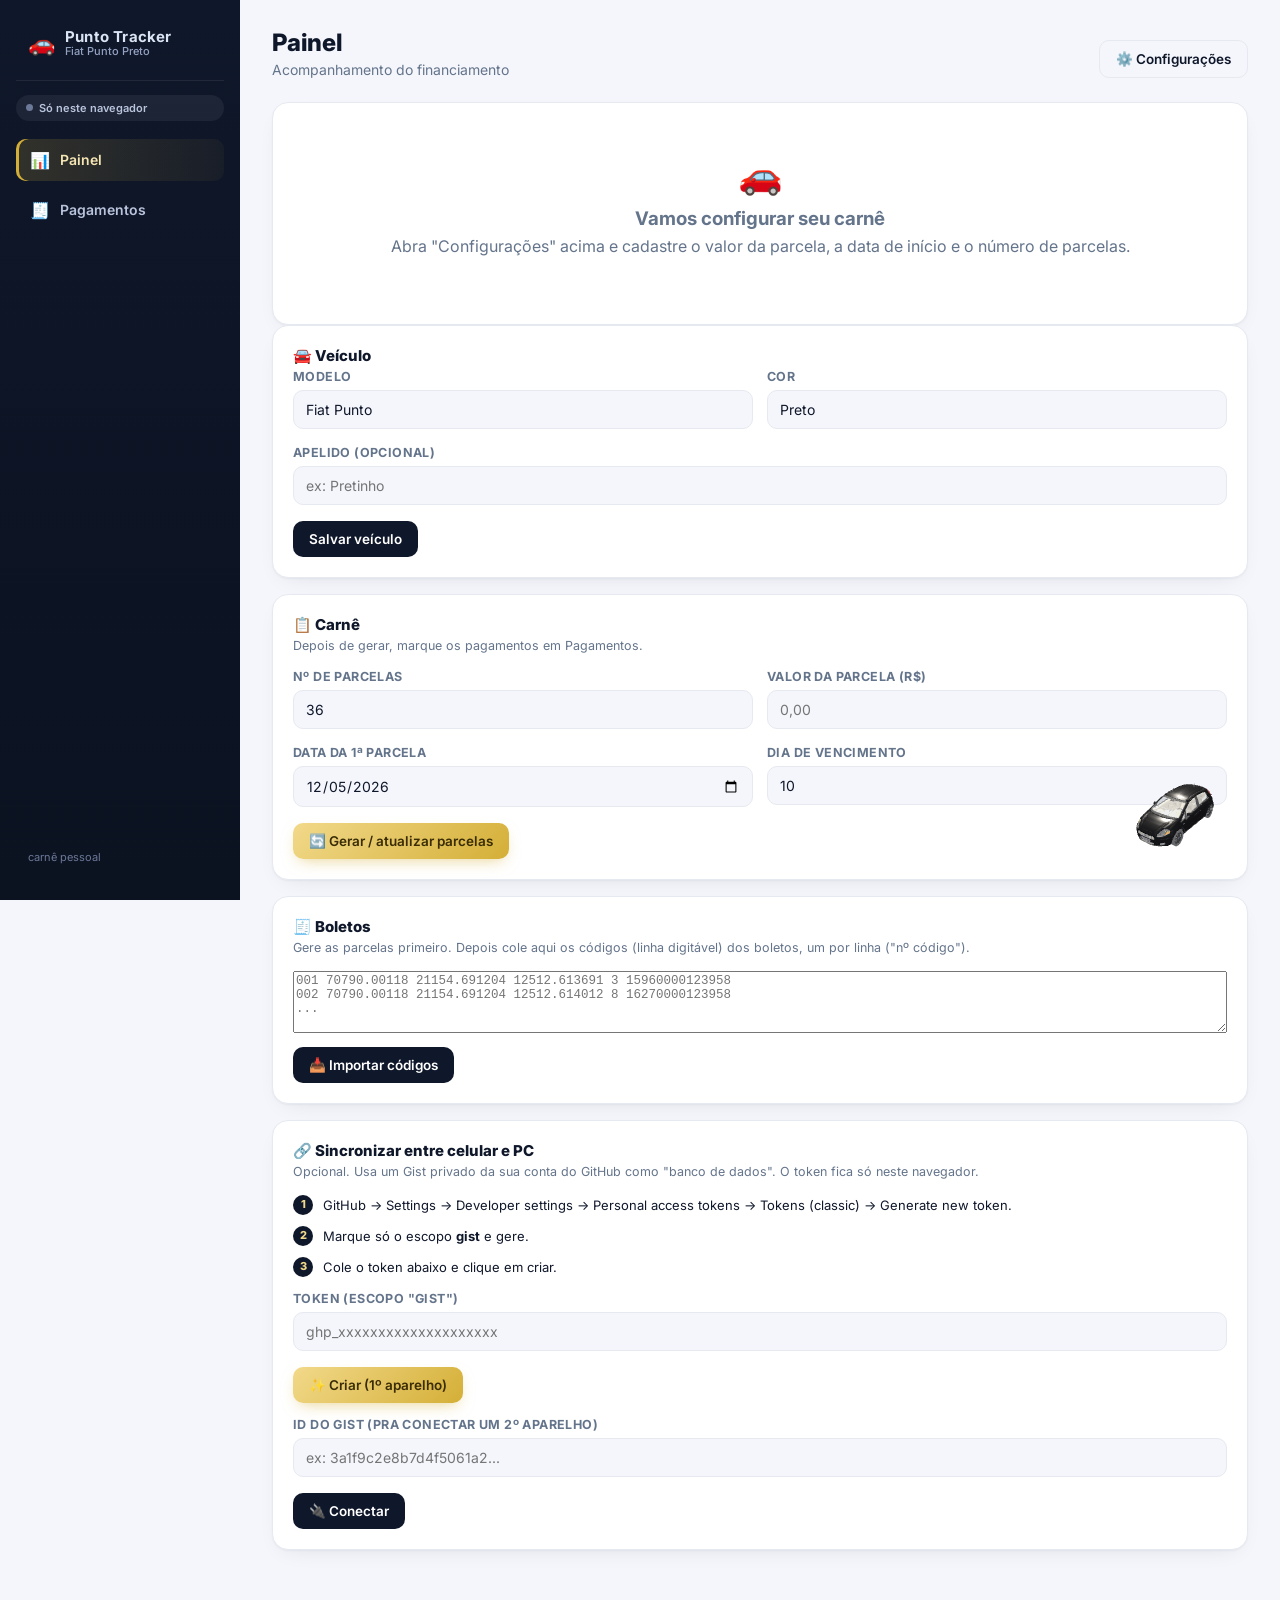
<file: index.html>
<!DOCTYPE html>
<html lang="pt-BR">
<head>
<meta charset="UTF-8" />
<meta name="viewport" content="width=device-width, initial-scale=1, viewport-fit=cover" />
<title>Painel · Punto Tracker</title>
<link rel="icon" href="data:image/svg+xml,<svg xmlns=%22http://www.w3.org/2000/svg%22 viewBox=%220 0 100 100%22><text y=%22.9em%22 font-size=%2290%22>🚗</text></svg>" />
<link rel="apple-touch-icon" sizes="180x180" href="assets/icons/apple-touch-icon.png" />
<meta name="apple-mobile-web-app-capable" content="yes" />
<meta name="apple-mobile-web-app-status-bar-style" content="black-translucent" />
<meta name="apple-mobile-web-app-title" content="Punto Tracker" />
<meta name="theme-color" content="#0b1220" />
<link rel="stylesheet" href="css/style.css" />
</head>
<body>
<div class="app-shell">

  <aside class="sidebar">
    <div class="brand">
      <div class="brand-emoji">🚗</div>
      <div class="brand-text"><b>Punto Tracker</b><span>Fiat Punto Preto</span></div>
    </div>
    <div class="sync-pill" id="syncPill" data-state="off"><span class="sync-dot"></span><span id="syncPillText">Local</span></div>
    <a class="nav-link" href="index.html"><span class="ic">📊</span> Painel</a>
    <a class="nav-link" href="pagamentos.html"><span class="ic">🧾</span> Pagamentos</a>
    <div class="sidebar-footer" id="sidebarFooter">carnê pessoal</div>
  </aside>

  <main class="main">
    <div class="page-header">
      <div>
        <h1>Painel</h1>
        <p id="subtitle">Acompanhamento do financiamento</p>
      </div>
      <div class="tag-row">
        <button class="btn btn-ghost" id="btnToggleConfig">⚙️ Configurações</button>
        <button class="btn btn-ghost" id="btnSyncNow" style="display:none;">🔄 Sincronizar</button>
      </div>
    </div>

    <div id="dashboard"></div>


    <div id="config" style="display:none;">
      <div class="card">
        <div class="section-title">🚘 Veículo</div>
        <div class="field-row">
          <div class="field"><label>Modelo</label><input type="text" id="fModelo" placeholder="Fiat Punto" /></div>
          <div class="field"><label>Cor</label><input type="text" id="fCor" placeholder="Preto" /></div>
        </div>
        <div class="field"><label>Apelido (opcional)</label><input type="text" id="fApelido" placeholder="ex: Pretinho" /></div>
        <button class="btn btn-navy" id="btnSalvarVeiculo">Salvar veículo</button>
      </div>

      <div class="card">
        <div class="section-title">📋 Carnê</div>
        <div class="section-sub">Depois de gerar, marque os pagamentos em Pagamentos.</div>
        <div class="field-row">
          <div class="field"><label>Nº de parcelas</label><input type="number" id="fTotal" value="36" min="1" max="120" /></div>
          <div class="field"><label>Valor da parcela (R$)</label><input type="number" step="0.01" id="fValor" placeholder="0,00" /></div>
        </div>
        <div class="field-row">
          <div class="field"><label>Data da 1ª parcela</label><input type="date" id="fInicio" /></div>
          <div class="field"><label>Dia de vencimento</label><input type="number" id="fDia" min="1" max="31" placeholder="10" /></div>
        </div>
        <button class="btn btn-gold" id="btnGerarParcelas">🔄 Gerar / atualizar parcelas</button>
      </div>

      <div class="card">
        <div class="section-title">🧾 Boletos</div>
        <div class="section-sub" id="boletosSub">Cole aqui os códigos (linha digitável) dos boletos do carnê, um por linha, no formato "nº do documento e código". Isso deixa cada parcela com um botão de copiar código pra pagar direto no app do seu banco.</div>
        <textarea id="fBoletos" rows="4" placeholder="001 70790.00118 21154.691204 12512.613691 3 15960000123958&#10;002 70790.00118 21154.691204 12512.614012 8 16270000123958&#10;..." style="width:100%;box-sizing:border-box;font-family:monospace;font-size:12.5px;"></textarea>
        <button class="btn btn-navy" id="btnImportarBoletos" style="margin-top:10px;">📥 Importar códigos</button>
      </div>

      <div class="card" id="syncCard"></div>
    </div>
  </main>

  <nav class="bottom-nav">
    <a href="index.html"><span class="ic">📊</span>Painel</a>
    <a href="pagamentos.html"><span class="ic">🧾</span>Pagamentos</a>
  </nav>

  <div class="car-corner" id="carCorner" title="Fiat Punto Preto — arraste pra girar"></div>
</div>

<script src="js/vendor/three.min.js"></script>
<script src="js/vendor/GLTFLoader.js"></script>
<script src="js/utils.js"></script>
<script src="js/storage.js"></script>
<script src="js/sync.js"></script>
<script src="js/car3d.js"></script>
<script src="js/painel.js"></script>
</body>
</html>
</file>
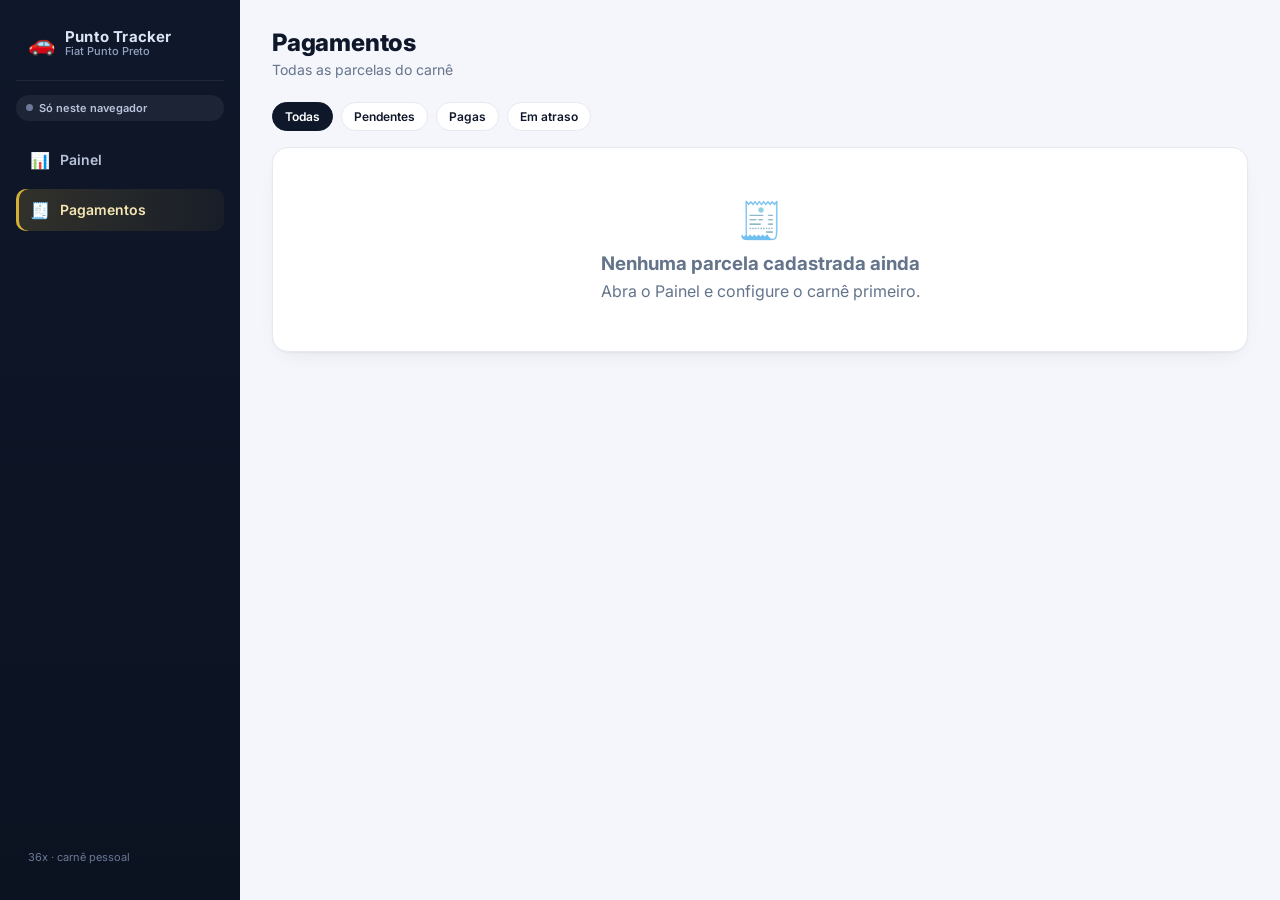
<file: pagamentos.html>
<!DOCTYPE html>
<html lang="pt-BR">
<head>
<meta charset="UTF-8" />
<meta name="viewport" content="width=device-width, initial-scale=1, viewport-fit=cover" />
<title>Pagamentos · Punto Tracker</title>
<link rel="icon" href="data:image/svg+xml,<svg xmlns=%22http://www.w3.org/2000/svg%22 viewBox=%220 0 100 100%22><text y=%22.9em%22 font-size=%2290%22>🚗</text></svg>" />
<link rel="apple-touch-icon" sizes="180x180" href="assets/icons/apple-touch-icon.png" />
<meta name="apple-mobile-web-app-capable" content="yes" />
<meta name="apple-mobile-web-app-status-bar-style" content="black-translucent" />
<meta name="apple-mobile-web-app-title" content="Punto Tracker" />
<meta name="theme-color" content="#0b1220" />
<link rel="stylesheet" href="css/style.css" />
</head>
<body>
<div class="app-shell">

  <aside class="sidebar">
    <div class="brand">
      <div class="brand-emoji">🚗</div>
      <div class="brand-text"><b>Punto Tracker</b><span>Fiat Punto Preto</span></div>
    </div>
    <div class="sync-pill" id="syncPill" data-state="off"><span class="sync-dot"></span><span id="syncPillText">Local</span></div>
    <a class="nav-link" href="index.html"><span class="ic">📊</span> Painel</a>
    <a class="nav-link" href="pagamentos.html"><span class="ic">🧾</span> Pagamentos</a>
    <div class="sidebar-footer" id="sidebarFooter">carnê pessoal</div>
  </aside>

  <main class="main">
    <div class="page-header">
      <div>
        <h1>Pagamentos</h1>
        <p id="subtitle">Todas as parcelas do carnê</p>
      </div>
    </div>

    <div class="tag-row" id="filterRow" style="margin-bottom:16px;">
      <span class="chip active" data-filter="todas">Todas</span>
      <span class="chip" data-filter="pendente">Pendentes</span>
      <span class="chip" data-filter="pago">Pagas</span>
      <span class="chip" data-filter="atrasado">Em atraso</span>
    </div>

    <div id="content"></div>
  </main>

  <nav class="bottom-nav">
    <a href="index.html"><span class="ic">📊</span>Painel</a>
    <a href="pagamentos.html"><span class="ic">🧾</span>Pagamentos</a>
  </nav>
</div>

<!-- lightbox simples pra ver o comprovante -->
<div class="modal-backdrop" id="lightbox" style="display:none;">
  <div class="modal" style="text-align:center;">
    <div id="lightboxBody"></div>
    <div class="modal-actions" style="justify-content:center;">
      <button class="btn btn-ghost" id="btnFecharLightbox">Fechar</button>
    </div>
  </div>
</div>

<!-- código do boleto (linha digitável) — ver/copiar ou colar um novo -->
<div class="modal-backdrop" id="boletoModal" style="display:none;">
  <div class="modal">
    <h3 id="boletoModalTitle" style="margin:0 0 10px;">Boleto</h3>
    <div id="boletoModalBody"></div>
  </div>
</div>

<input type="file" id="hiddenFileInput" accept="image/*,application/pdf" style="display:none;" />

<script src="js/utils.js"></script>
<script src="js/storage.js"></script>
<script src="js/sync.js"></script>
<script src="js/pagamentos.js"></script>
</body>
</html>
</file>
<file: css/style.css>
/* ==========================================================================
   Punto Tracker — design system
   Dark navy sidebar, white cards, Inter, gold accents
   ========================================================================== */

@import url('https://fonts.googleapis.com/css2?family=Inter:wght@400;500;600;700;800&display=swap');

:root {
  --navy-950: #0b1220;
  --navy-900: #0f172a;
  --navy-800: #16213a;
  --navy-700: #1e293b;
  --navy-600: #334155;
  --ink: #0f172a;
  --muted: #64748b;
  --line: #e6e9f0;
  --bg: #f4f6fb;
  --card: #ffffff;
  --gold: #d4af37;
  --gold-light: #f2d98a;
  --gold-dark: #a9821f;
  --green: #1fa971;
  --green-bg: #e7f7ef;
  --red: #e0525c;
  --red-bg: #fdecee;
  --amber: #d9922e;
  --amber-bg: #fbf1e0;
  --radius: 16px;
  --radius-sm: 10px;
  --shadow: 0 1px 2px rgba(15, 23, 42, .04), 0 8px 24px -12px rgba(15, 23, 42, .12);
  --shadow-lg: 0 20px 50px -20px rgba(15, 23, 42, .35);
}

@media (prefers-color-scheme: dark) {
  :root:not([data-theme="light"]) {
    --ink: #eef2f8;
    --muted: #94a3b8;
    --line: #253046;
    --bg: #0a0f1c;
    --card: #121a2c;
    --shadow: 0 1px 2px rgba(0, 0, 0, .3), 0 8px 24px -12px rgba(0, 0, 0, .5);
  }
}

:root[data-theme="dark"] {
  --ink: #eef2f8;
  --muted: #94a3b8;
  --line: #253046;
  --bg: #0a0f1c;
  --card: #121a2c;
  --shadow: 0 1px 2px rgba(0, 0, 0, .3), 0 8px 24px -12px rgba(0, 0, 0, .5);
}

* { box-sizing: border-box; }

html, body {
  margin: 0;
  padding: 0;
  background: var(--bg);
  color: var(--ink);
  font-family: 'Inter', -apple-system, BlinkMacSystemFont, 'Segoe UI', sans-serif;
  -webkit-font-smoothing: antialiased;
}

a { color: inherit; }

button { font-family: inherit; }

.app-shell {
  display: flex;
  min-height: 100vh;
}

/* ---------- Sidebar (desktop) ---------- */
.sidebar {
  width: 240px;
  flex-shrink: 0;
  background: linear-gradient(180deg, var(--navy-900), var(--navy-950));
  color: #dbe4f3;
  padding: 24px 16px;
  display: flex;
  flex-direction: column;
  gap: 8px;
  position: sticky;
  top: 0;
  height: 100vh;
}

.brand {
  display: flex;
  align-items: center;
  gap: 10px;
  padding: 4px 12px 22px;
  margin-bottom: 6px;
  border-bottom: 1px solid rgba(255,255,255,.08);
}

.brand-emoji { font-size: 22px; }

.brand-text {
  display: flex;
  flex-direction: column;
  line-height: 1.15;
}

.brand-text b { font-size: 15px; letter-spacing: .2px; }
.brand-text span { font-size: 11px; color: #93a2c0; font-weight: 500; }

.nav-link {
  display: flex;
  align-items: center;
  gap: 10px;
  padding: 11px 14px;
  border-radius: 10px;
  color: #b9c4dc;
  text-decoration: none;
  font-size: 14px;
  font-weight: 600;
  transition: background .15s, color .15s;
}

.nav-link .ic { font-size: 16px; width: 20px; text-align: center; }

.nav-link:hover { background: rgba(255,255,255,.06); color: #fff; }

.nav-link.active {
  background: linear-gradient(90deg, rgba(212,175,55,.18), rgba(212,175,55,.05));
  color: #f6e6b4;
  box-shadow: inset 3px 0 0 var(--gold);
}

.sidebar-footer {
  margin-top: auto;
  padding: 12px;
  font-size: 11px;
  color: #6b7897;
}

.sync-pill {
  display: inline-flex;
  align-items: center;
  gap: 6px;
  font-size: 11px;
  font-weight: 600;
  padding: 6px 10px;
  border-radius: 999px;
  background: rgba(255,255,255,.06);
  color: #b9c4dc;
  margin-bottom: 10px;
}

.sync-dot {
  width: 7px; height: 7px; border-radius: 50%;
  background: var(--muted);
  flex-shrink: 0;
}

.sync-pill[data-state="ok"] .sync-dot { background: var(--green); box-shadow: 0 0 0 3px rgba(31,169,113,.2); }
.sync-pill[data-state="off"] .sync-dot { background: #6b7897; }
.sync-pill[data-state="pending"] .sync-dot { background: var(--amber); box-shadow: 0 0 0 3px rgba(217,146,46,.2); }
.sync-pill[data-state="error"] .sync-dot { background: var(--red); box-shadow: 0 0 0 3px rgba(224,82,92,.2); }

/* ---------- Main content ---------- */
.main {
  flex: 1;
  min-width: 0;
  padding: 28px 32px 100px;
  max-width: 1080px;
}

.page-header {
  display: flex;
  align-items: flex-end;
  justify-content: space-between;
  gap: 16px;
  margin-bottom: 24px;
  flex-wrap: wrap;
}

.page-header h1 {
  font-size: 24px;
  font-weight: 800;
  margin: 0 0 4px;
  letter-spacing: -.2px;
}

.page-header p {
  margin: 0;
  color: var(--muted);
  font-size: 14px;
}

.btn {
  display: inline-flex;
  align-items: center;
  gap: 8px;
  border: none;
  border-radius: 10px;
  padding: 10px 16px;
  font-weight: 600;
  font-size: 13.5px;
  cursor: pointer;
  transition: transform .1s, box-shadow .15s, background .15s;
  white-space: nowrap;
}

.btn:active { transform: scale(.97); }

.btn-gold {
  background: linear-gradient(135deg, var(--gold-light), var(--gold));
  color: #3a2c05;
  box-shadow: 0 6px 16px -6px rgba(212,175,55,.6);
}

.btn-navy {
  background: var(--navy-900);
  color: #fff;
}

.btn-ghost {
  background: transparent;
  color: var(--ink);
  border: 1px solid var(--line);
}

.btn-danger {
  background: var(--red-bg);
  color: var(--red);
}

.btn-sm { padding: 7px 12px; font-size: 12.5px; border-radius: 8px; }
.btn[disabled] { opacity: .5; cursor: not-allowed; }

/* ---------- Cards ---------- */
.card {
  background: var(--card);
  border-radius: var(--radius);
  box-shadow: var(--shadow);
  border: 1px solid var(--line);
  padding: 20px;
}

.grid-stats {
  display: grid;
  grid-template-columns: repeat(4, 1fr);
  gap: 14px;
  margin-bottom: 20px;
}

.stat-card {
  background: var(--card);
  border: 1px solid var(--line);
  border-radius: var(--radius);
  padding: 16px 18px;
  box-shadow: var(--shadow);
}

.stat-label {
  font-size: 11.5px;
  font-weight: 700;
  text-transform: uppercase;
  letter-spacing: .5px;
  color: var(--muted);
  margin-bottom: 8px;
  display: flex;
  align-items: center;
  gap: 6px;
}

.stat-value {
  font-size: 22px;
  font-weight: 800;
  letter-spacing: -.3px;
}

.stat-sub {
  font-size: 12px;
  color: var(--muted);
  margin-top: 4px;
}

/* ---------- Progress ---------- */
.progress-wrap {
  display: flex;
  align-items: center;
  gap: 10px;
  margin-top: 10px;
}

.progress-track {
  flex: 1;
  height: 10px;
  border-radius: 999px;
  background: var(--line);
  overflow: hidden;
}

.progress-fill {
  height: 100%;
  border-radius: 999px;
  background: linear-gradient(90deg, var(--gold-dark), var(--gold), var(--gold-light));
  transition: width .6s cubic-bezier(.22,1,.36,1);
}

.progress-pct {
  font-size: 13px;
  font-weight: 800;
  color: var(--gold-dark);
  width: 44px;
  text-align: right;
}

/* ---------- the toy car parked in the corner ---------- */
/* No card, no border, no background — it just sits directly on the page,
   like a little toy, and you can drag it to spin it around. */
.car-corner {
  position: fixed;
  right: 14px;
  bottom: calc(22px + env(safe-area-inset-bottom));
  width: 176px;
  height: 138px;
  z-index: 30;
  cursor: grab;
  touch-action: none;
  user-select: none;
}

.car-corner canvas { display: block; width: 100%; height: 100%; }

/* ---------- Table / list of parcelas ---------- */
.parcelas-list {
  display: flex;
  flex-direction: column;
  gap: 10px;
}

.parcela-row {
  display: grid;
  grid-template-columns: 44px 1fr auto auto auto;
  align-items: center;
  gap: 14px;
  background: var(--card);
  border: 1px solid var(--line);
  border-radius: 14px;
  padding: 13px 16px;
  box-shadow: var(--shadow);
}

.parcela-num {
  width: 36px; height: 36px;
  border-radius: 10px;
  background: var(--bg);
  display: flex; align-items: center; justify-content: center;
  font-weight: 800;
  font-size: 13px;
  color: var(--muted);
  border: 1px solid var(--line);
}

.parcela-row.pago .parcela-num {
  background: var(--green-bg);
  color: var(--green);
  border-color: transparent;
}

.parcela-row.atrasado .parcela-num {
  background: var(--red-bg);
  color: var(--red);
  border-color: transparent;
}

.parcela-info b { font-size: 14.5px; }
.parcela-info div { font-size: 12.5px; color: var(--muted); margin-top: 2px; }

.badge {
  font-size: 11px;
  font-weight: 700;
  padding: 5px 10px;
  border-radius: 999px;
  white-space: nowrap;
}

.badge.pago { background: var(--green-bg); color: var(--green); }
.badge.pendente { background: var(--bg); color: var(--muted); border: 1px solid var(--line); }
.badge.atrasado { background: var(--red-bg); color: var(--red); }

.row-actions { display: flex; gap: 8px; align-items: center; }

.icon-btn {
  width: 34px; height: 34px;
  border-radius: 9px;
  border: 1px solid var(--line);
  background: var(--card);
  display: flex; align-items: center; justify-content: center;
  cursor: pointer;
  font-size: 15px;
}

.icon-btn:hover { background: var(--bg); }

/* ---------- Forms ---------- */
.field { margin-bottom: 16px; }
.field label {
  display: block;
  font-size: 12.5px;
  font-weight: 700;
  color: var(--muted);
  margin-bottom: 6px;
  text-transform: uppercase;
  letter-spacing: .4px;
}

.field input, .field select {
  width: 100%;
  padding: 10px 12px;
  border-radius: 10px;
  border: 1px solid var(--line);
  background: var(--bg);
  color: var(--ink);
  font-size: 14px;
  font-family: inherit;
}

.field input:focus, .field select:focus {
  outline: none;
  border-color: var(--gold);
  box-shadow: 0 0 0 3px rgba(212,175,55,.15);
}

.field-row { display: grid; grid-template-columns: 1fr 1fr; gap: 14px; }

.hint { font-size: 12px; color: var(--muted); margin-top: 6px; line-height: 1.5; }

.section-title {
  font-size: 15px;
  font-weight: 800;
  margin: 0 0 4px;
}

.section-sub { font-size: 12.5px; color: var(--muted); margin: 0 0 16px; }

.card + .card { margin-top: 16px; }

.divider { height: 1px; background: var(--line); margin: 18px 0; border: none; }

.step-list { display: flex; flex-direction: column; gap: 10px; margin: 0; padding: 0; list-style: none; counter-reset: step; }
.step-list li {
  counter-increment: step;
  padding-left: 30px;
  position: relative;
  font-size: 13px;
  color: var(--ink);
  line-height: 1.6;
}
.step-list li::before {
  content: counter(step);
  position: absolute;
  left: 0; top: 0;
  width: 20px; height: 20px;
  border-radius: 50%;
  background: var(--navy-900);
  color: var(--gold-light);
  font-size: 11px;
  font-weight: 800;
  display: flex; align-items: center; justify-content: center;
}

.tag-row { display: flex; gap: 8px; flex-wrap: wrap; }

.chip {
  font-size: 12px;
  font-weight: 600;
  padding: 6px 12px;
  border-radius: 999px;
  border: 1px solid var(--line);
  background: var(--card);
  cursor: pointer;
}

.chip.active { background: var(--navy-900); color: #fff; border-color: var(--navy-900); }

/* ---------- Modal ---------- */
.modal-backdrop {
  position: fixed; inset: 0;
  background: rgba(10,15,28,.55);
  display: flex; align-items: center; justify-content: center;
  z-index: 50;
  padding: 20px;
}

.modal {
  background: var(--card);
  border-radius: 18px;
  padding: 24px;
  max-width: 420px;
  width: 100%;
  box-shadow: var(--shadow-lg);
  max-height: 86vh;
  overflow: auto;
}

.modal h3 { margin: 0 0 4px; font-size: 17px; }
.modal .modal-sub { font-size: 13px; color: var(--muted); margin: 0 0 18px; }
.modal-actions { display: flex; justify-content: flex-end; gap: 10px; margin-top: 18px; }

.linha-digitavel {
  font-family: 'SFMono-Regular', Consolas, 'Liberation Mono', Menlo, monospace;
  font-size: 14px;
  letter-spacing: 0.5px;
  line-height: 1.5;
  word-break: break-all;
  background: var(--bg);
  border: 1px solid var(--line);
  border-radius: 10px;
  padding: 12px 14px;
  color: var(--ink);
}

.receipt-preview {
  border-radius: 12px;
  overflow: hidden;
  border: 1px solid var(--line);
  margin-top: 10px;
  max-height: 260px;
  display: flex;
  align-items: center;
  justify-content: center;
  background: var(--bg);
}

.receipt-preview img { width: 100%; display: block; }

.toast-wrap {
  position: fixed;
  bottom: 20px;
  left: 50%;
  transform: translateX(-50%);
  z-index: 80;
  display: flex;
  flex-direction: column;
  gap: 8px;
  align-items: center;
}

.toast {
  background: var(--navy-900);
  color: #fff;
  padding: 11px 18px;
  border-radius: 10px;
  font-size: 13.5px;
  font-weight: 600;
  box-shadow: var(--shadow-lg);
  display: flex;
  align-items: center;
  gap: 8px;
  animation: toast-in .25s ease-out;
}

.toast.error { background: var(--red); }
.toast.success { background: var(--green); }

@keyframes toast-in {
  from { opacity: 0; transform: translateY(8px); }
  to { opacity: 1; transform: translateY(0); }
}

/* ---------- Mobile bottom nav ---------- */
.bottom-nav {
  display: none;
  position: fixed;
  bottom: 0; left: 0; right: 0;
  background: var(--navy-950);
  padding: 8px 10px calc(8px + env(safe-area-inset-bottom));
  gap: 4px;
  z-index: 40;
  border-top: 1px solid rgba(255,255,255,.06);
}

.bottom-nav a {
  flex: 1;
  display: flex;
  flex-direction: column;
  align-items: center;
  gap: 3px;
  padding: 6px 0;
  text-decoration: none;
  color: #8393b3;
  font-size: 10.5px;
  font-weight: 700;
  border-radius: 10px;
}

.bottom-nav a.active { color: var(--gold-light); }
.bottom-nav a .ic { font-size: 18px; }

@media (max-width: 860px) {
  .sidebar { display: none; }
  .bottom-nav { display: flex; }
  .main { padding: 20px 16px calc(90px + env(safe-area-inset-bottom)); max-width: 100%; }
  .grid-stats { grid-template-columns: 1fr 1fr; }
  .field-row { grid-template-columns: 1fr; }
  .parcela-row {
    grid-template-columns: 36px 1fr auto;
    row-gap: 8px;
  }
  .row-actions { grid-column: 1 / -1; justify-content: flex-end; }
  .car-corner { bottom: calc(78px + env(safe-area-inset-bottom)); right: 8px; width: 140px; height: 110px; }
}

@media (max-width: 480px) {
  .grid-stats { grid-template-columns: 1fr 1fr; }
  .car-corner { width: 118px; height: 94px; }
}

.empty-state {
  text-align: center;
  padding: 50px 20px;
  color: var(--muted);
}

.empty-state .emoji { font-size: 36px; margin-bottom: 10px; }

.spin {
  animation: spin 1s linear infinite;
  display: inline-block;
}
@keyframes spin { to { transform: rotate(360deg); } }
</file>
